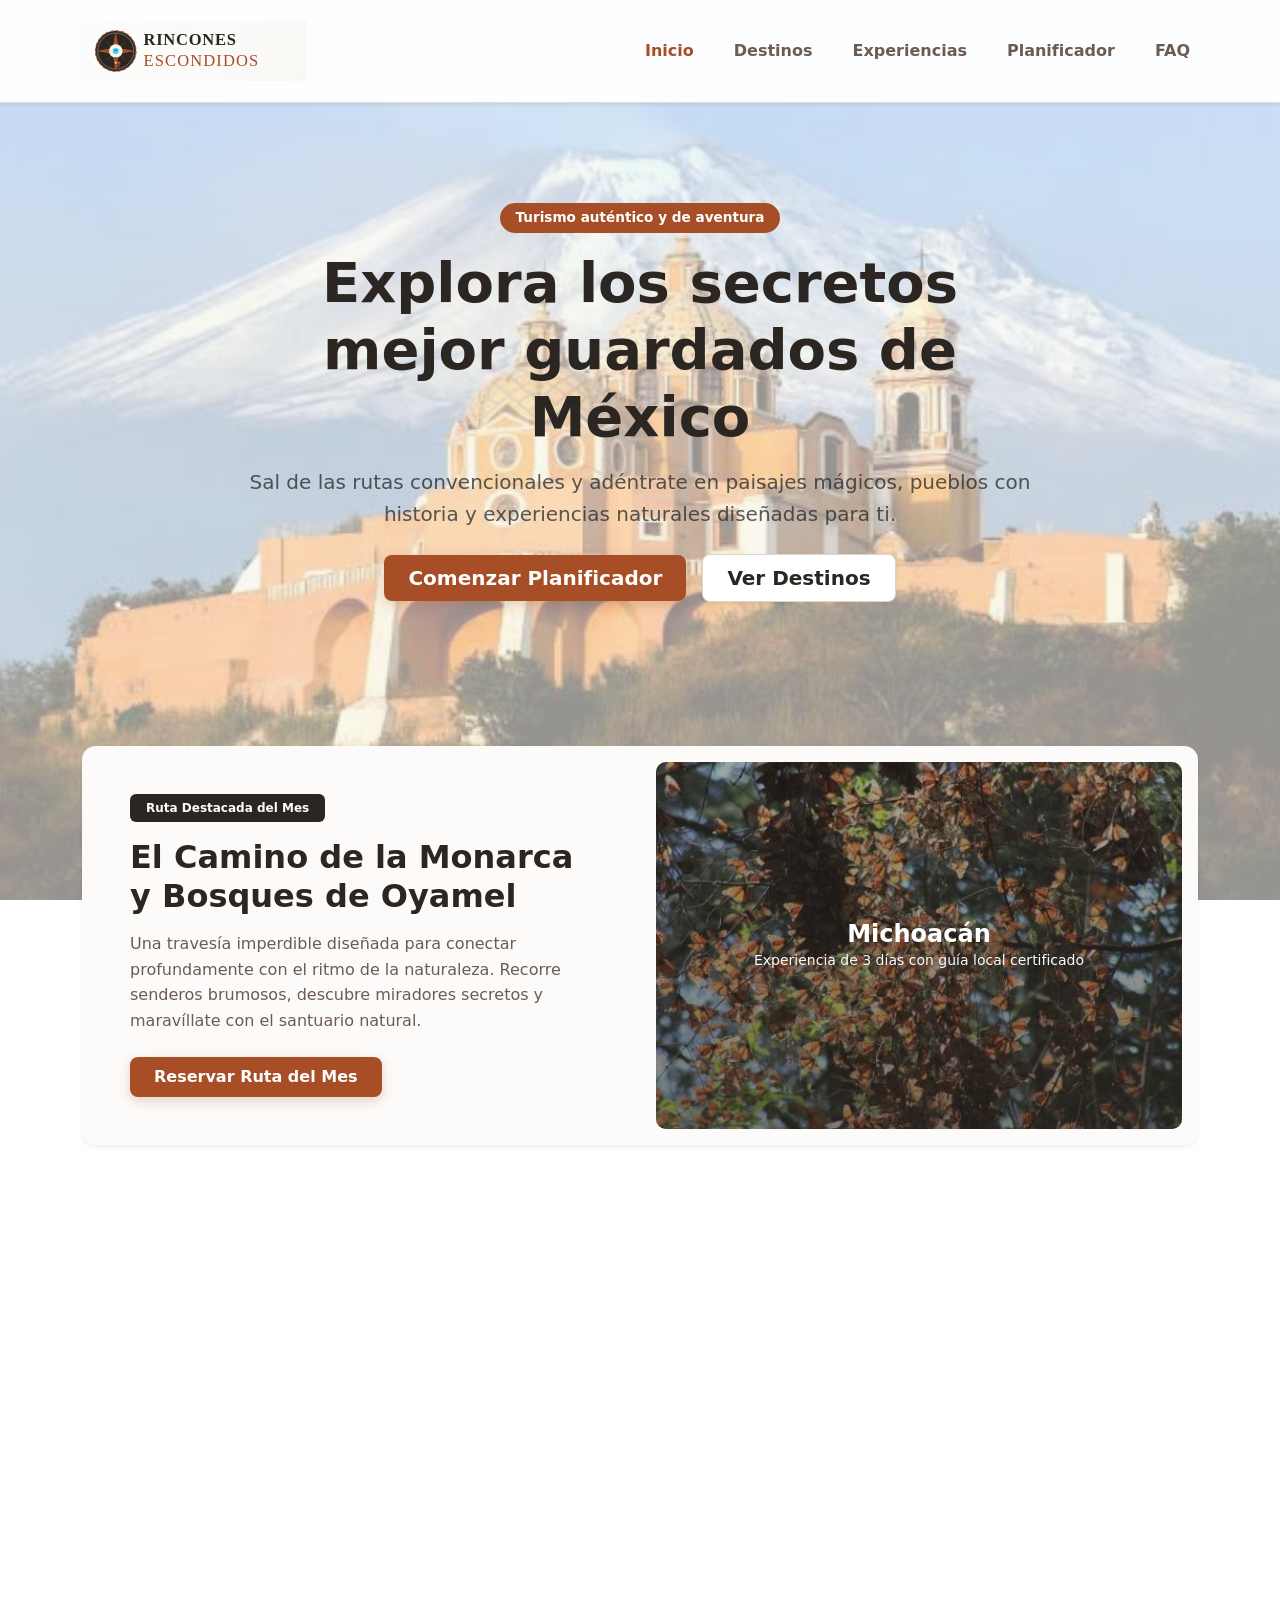
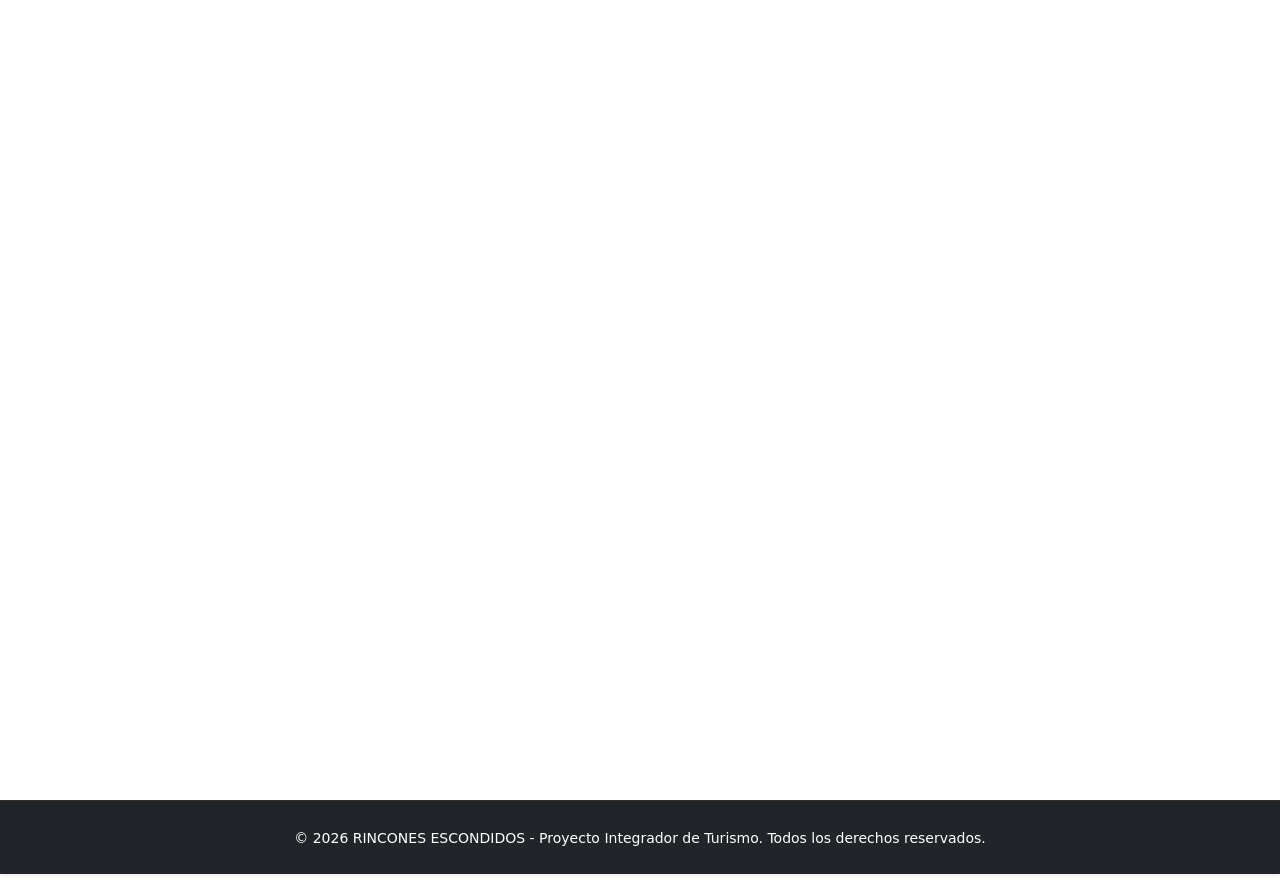
<file: index.html>
<!DOCTYPE html>
<html lang="es">
<head>
    <meta charset="UTF-8">
    <meta name="viewport" content="width=device-width, initial-scale=1.0">
    <title>Inicio</title>
    <link href="https://cdn.jsdelivr.net/npm/bootstrap@5.3.3/dist/css/bootstrap.min.css" rel="stylesheet">
    <link href="https://unpkg.com/aos@2.3.1/dist/aos.css" rel="stylesheet">
    <link href="style.css" rel="stylesheet">
</head>
<body data-aos-easing="ease" data-aos-duration="400" data-aos-delay="0">
    
    <header>
        <!--Esta clase de nav me permite que el menú se expanda en pantallas medianas y grandes, y se convierta en botón hamburguesa-->
        <nav class="navbar navbar-expand-md navbar-light shadow-sm">
            <div class="container">
                <!--Aquí integramos un redireccionamiento al index desde el logotipo. Integramos funciones propias de boostrap para identificar el logo y hacer flexbox que fuerza la alineación de elementos-->
                <a class="navbar-brand d-flex align-items-center" href="index.html">
                    <img src="img/RinconesEscondidos2.svg" alt="Rincones Escondidos" height="60">
                </a>
                <!--Este es el menú hamburguesa. Aquí hay script simplificado de boostrap que permite desplegar y ocultar el menú automáticamente. También tiene elementos de accesibilidad. El span es el ícono-->
                <button class="navbar-toggler" type="button" data-bs-toggle="collapse" data-bs-target="#navbarNavMenu" aria-controls="navbarNavMenu" aria-expanded="false" aria-label="Toggle navigation">
                    <span class="navbar-toggler-icon"></span>
                </button>
                <!--Es lo que permite desplegar el menu hacia abajo al interactuar-->
                <div class="collapse navbar-collapse justify-content-end" id="navbarNavMenu">
                    <ul class="navbar-nav gap-4">
                        <li class="nav-item">
                            <a class="nav-link active" aria-current="page" href="index.html">Inicio</a>
                        </li>
                        <li class="nav-item">
                            <a class="nav-link" href="destinos.html">Destinos</a>
                        </li>
                        <li class="nav-item">
                            <a class="nav-link" href="experiencias.html">Experiencias</a>
                        </li>
                        <li class="nav-item">
                            <a class="nav-link" href="planificador.html">Planificador</a>
                        </li>
                        <li class="nav-item">
                            <a class="nav-link" href="faq.html">FAQ</a>
                        </li>
                    </ul>
                </div>
            </div>
        </nav>
    </header>

    
    <main>
       <section class="hero-section text-center py-5" style="padding-top: 100px !important; padding-bottom: 80px !important;" data-aos="fade-up">
            <div class="container px-3 px-md-0" style="max-width: 800px;">
                <span class="badge rounded-pill px-3 py-2 mb-3" style="background-color: #a84e26; color: #fff; font-size: 0.85rem;">Turismo auténtico y de aventura</span>
                <h1 class="display-4 fw-bold mb-3" style="color: #2b2621;">Explora los secretos mejor guardados de México</h1>
                <p class="lead text-muted mb-4">Sal de las rutas convencionales y adéntrate en paisajes mágicos, pueblos con historia y experiencias naturales diseñadas para ti.</p>
                <!--CHECAR ESTOS BOTONES-->
                <div class="d-flex flex-column flex-md-row justify-content-center align-items-center gap-3">
                    <a href="planificador.html" class="btn btn-terracota btn-lg px-4 py-2 fw-bold">Comenzar Planificador</a>
                    <a href="destinos.html" class="btn btn-lg px-4 py-2 fw-bold shadow-sm" style="background-color: #ffffff; border: 1px solid #dcd6cd; color: #2b2621;">Ver Destinos</a>
                </div>
            </div>
        </section>

        <section class="container my-5 py-3" data-aos="fade-up">
            <div class="card border-0 shadow-sm overflow-hidden" style="background-color: #fcfbfa;">
                <div class="row g-0"> 
                    
                    <div class="col-12 col-lg-6 p-4 p-md-5 d-flex flex-column justify-content-center">
                        <span class="badge px-3 py-2 mb-3 align-self-start" style="background-color: #2b2621; color: #fff;">Ruta Destacada del Mes</span>
                        <h2 class="h2 fw-bold mb-3" style="color: #2b2621;">El Camino de la Monarca y Bosques de Oyamel</h2>
                        <p class="mb-4" style="color: #6b5c53; font-size: 1rem; line-height: 1.6;">Una travesía imperdible diseñada para conectar profundamente con el ritmo de la naturaleza. Recorre senderos brumosos, descubre miradores secretos y maravíllate con el santuario natural.</p>
                        <a href="planificador.html" class="btn btn-terracota px-4 py-2 fw-bold align-self-start">Reservar Ruta del Mes</a>
                    </div>
                    
                    <div class="col-12 col-lg-6 position-relative p-3" style="min-height: 300px;">
                        <div class="position-absolute top-0 start-0 w-100 h-100 p-3">
                            <div class="w-100 h-100 position-relative" style="border-radius: 10px; overflow: hidden; background: url('img/Reserva.webp') center/cover;">
                                <div class="position-absolute top-0 start-0 w-100 h-100 d-flex flex-column justify-content-center align-items-center text-white text-center" style="background: linear-gradient(rgba(43,38,33,0.4), rgba(43,38,33,0.6));">
                                    <span class="h4 fw-bold text-white mb-0">Michoacán</span>
                                    <p class="small text-light mb-0">Experiencia de 3 días con guía local certificado</p>
                                </div>
                            </div>
                        </div>
                    </div>

                </div>
            </div>
        </section>

        <section class="container my-5 py-4">
            <div class="text-center mb-5" data-aos="fade-up">
                <span class="text-uppercase fw-bold small" style="color: #a84e26; letter-spacing: 1px;">No te lo puedes perder</span>
                <h2 class="h2 fw-bold mt-1" style="color: #2b2621;">Actividad Turística del Mes</h2>
                <p class="text-muted">La vivencia más cotizada y mágica seleccionada por nuestros viajeros.</p>
            </div>
            
            <div class="card border-0 shadow-sm overflow-hidden" style="background-color: #fcfbfa;" data-aos="fade-up" data-aos-delay="100">
                <div class="row g-0"> 
                    
                    <div class="col-12 col-lg-6 p-4 p-md-5 d-flex flex-column justify-content-center">
                        <span class="badge px-3 py-2 mb-3 align-self-start" style="background-color: #2b2621; color: #fff;">Experiencia Destacada</span>
                        
                        <h2 class="h2 fw-bold mb-3" style="color: #2b2621;">Paseo Nocturno Iluminado en las Cascadas de los Prismas</h2>
                        
                        <p class="mb-4" style="color: #6b5c53; font-size: 1rem; line-height: 1.6; text-align: justify;">Disfruta de una iluminación artística única que resalta las formaciones geométricas basálticas bajo la luz de la luna, acompañado de leyendas locales y música acústica tradicional al aire libre.</p>
                        
                        <a href="experiencias.html" class="btn btn-terracota px-4 py-2 align-self-start">Ver Detalles de la Actividad</a>
                    </div>
                    
                    <div class="col-12 col-lg-6 position-relative p-3" style="min-height: 300px;">
                        <div class="position-absolute top-0 start-0 w-100 h-100 p-3">
                            <div class="w-100 h-100 position-relative" style="border-radius: 10px; overflow: hidden; background: url('img/Huasca-Portada.jpg') center/cover;">
                                <div class="position-absolute top-0 start-0 w-100 h-100 d-flex flex-column justify-content-center align-items-center text-white text-center" style="background: linear-gradient(rgba(43,38,33,0.4), rgba(43,38,33,0.6));">
                                    <span class="h4 fw-bold text-white mb-0">Huasca de Ocampo, Hidalgo</span>
                                    <p class="small text-light mb-0">Recorrido nocturno de 2 horas</p>
                                </div>
                            </div>
                        </div>
                    </div>

                </div>
            </div>
        </section>

        <section class="container-fluid py-5 my-4 px-3 px-md-5" style="background-color: rgba(168, 78, 38, 0.04);" data-aos="fade-up">
            <div class="container py-4">
                <div class="text-center mb-5">
                    <h2 class="h2 fw-bold" style="color: #2b2621;">Aventuras para Disfrutar en Familia</h2>
                    <p class="text-muted">Espacios seguros, divertidos y llenos de aprendizaje para chicos y grandes.</p>
                </div>
                <div class="row g-4 align-items-center">
                    <div class="col-12 col-md-4" data-aos="fade-up" data-aos-delay="100">
                        <div class="card h-100 shadow-sm border-0 bg-white">
                            <div class="card-body p-4 text-center">
                                <h3 class="h5 fw-bold mb-3" style="color: #a84e26;">Talleres de Alfarería Tradicional</h3>
                                <p class="mb-3" style="color: #6b5c53; font-size: 0.9rem;">Involucra a los más pequeños en el arte de moldear el barro con artesanos locales en pueblos mágicos.</p>
                            </div>
                        </div>
                    </div>
                    <div class="col-12 col-md-4" data-aos="fade-up" data-aos-delay="200">
                        <div class="card h-100 shadow-sm border-0 bg-white">
                            <div class="card-body p-4 text-center">
                                <h3 class="h5 fw-bold mb-3" style="color: #a84e26;">Rutas de Senderismo Ligeras</h3>
                                <p class="mb-3" style="color: #6b5c53; font-size: 0.9rem;">Caminatas guiadas de baja intensidad ideales para carriolas, niños y adultos mayores disfrutando del aire puro.</p>
                            </div>
                        </div>
                    </div>
                    <div class="col-12 col-md-4" data-aos="fade-up" data-aos-delay="300">
                        <div class="card h-100 shadow-sm border-0 bg-white">
                            <div class="card-body p-4 text-center">
                                <h3 class="h5 fw-bold mb-3" style="color: #a84e26;">Picnics Panorámicos</h3>
                                <p class="mb-3" style="color: #6b5c53; font-size: 0.9rem;">Espacios acondicionados con canastas de productos regionales en los miradores más seguros y hermosos.</p>
                            </div>
                        </div>
                    </div>
                </div>
            </div>
        </section>
    </main>

    <footer class="bg-dark text-white text-center py-4 mt-5 shadow-sm">
        <div class="container">
            <small>© 2026 RINCONES ESCONDIDOS - Proyecto Integrador de Turismo. Todos los derechos reservados.</small>
        </div>
    </footer>

    <script src="https://cdn.jsdelivr.net/npm/bootstrap@5.3.3/dist/js/bootstrap.bundle.min.js"></script>
    <script src="https://unpkg.com/aos@2.3.1/dist/aos.js"></script>
    <script>
        AOS.init();
    </script>
</body>
</html>
</file>
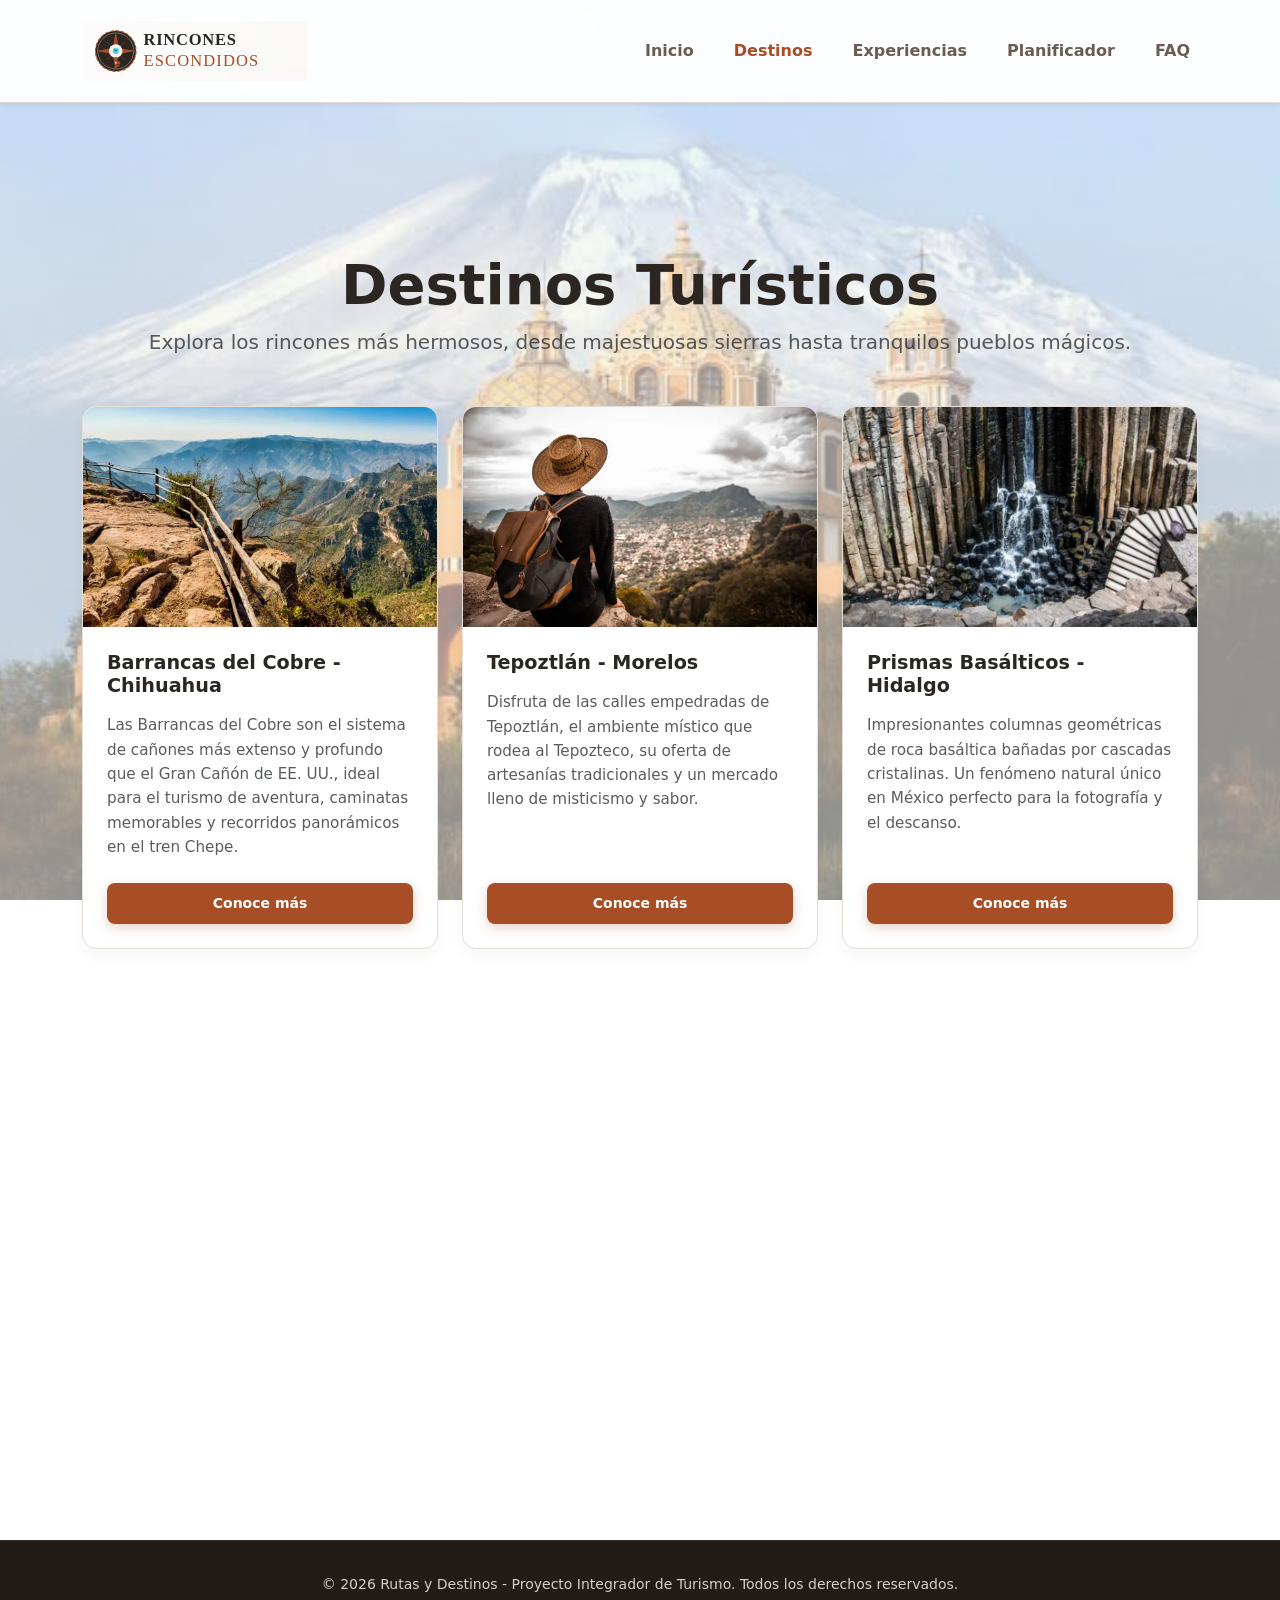
<file: destinos.html>
<!DOCTYPE html>
<html lang="es">
<head>
    <meta charset="UTF-8">
    <meta name="viewport" content="width=device-width, initial-scale=1.0">
    <title>Destinos</title>
    <link href="https://cdn.jsdelivr.net/npm/bootstrap@5.3.3/dist/css/bootstrap.min.css" rel="stylesheet">
    <link href="https://unpkg.com/aos@2.3.1/dist/aos.css" rel="stylesheet">
    <link href="style.css" rel="stylesheet">
</head>
<body data-aos-easing="ease" data-aos-duration="400" data-aos-delay="0">
    
    <header>
        <!--Esta clase de nav me permite que el menú se expanda en pantallas medianas y grandes, y se convierta en botón hamburguesa-->
        <nav class="navbar navbar-expand-md navbar-light shadow-sm">
            <div class="container">
                <!--Aquí integramos un redireccionamiento al index desde el logotipo. Integramos funciones propias de boostrap para identificar el logo y hacer flexbox que fuerza la alineación de elementos-->
                <a class="navbar-brand d-flex align-items-center" href="index.html">
                    <img src="img/RinconesEscondidos2.svg" alt="Rincones Escondidos" height="60">
                </a>
                <!--Este es el menú hamburguesa. Aquí hay script simplificado de boostrap que permite desplegar y ocultar el menú automáticamente. También tiene elementos de accesibilidad. El span es el ícono-->
                <button class="navbar-toggler" type="button" data-bs-toggle="collapse" data-bs-target="#navbarNavMenu" aria-controls="navbarNavMenu" aria-expanded="false" aria-label="Toggle navigation">
                    <span class="navbar-toggler-icon"></span>
                </button>
                <!--Es lo que permite desplegar el menu hacia abajo al interactuar-->
                <div class="collapse navbar-collapse justify-content-end" id="navbarNavMenu">
                    <ul class="navbar-nav gap-4">
                        <li class="nav-item">
                            <a class="nav-link" href="index.html">Inicio</a>
                        </li>
                        <li class="nav-item">
                            <a class="nav-link active" aria-current="page" href="destinos.html">Destinos</a>
                        </li>
                        <li class="nav-item">
                            <a class="nav-link" href="experiencias.html">Experiencias</a>
                        </li>
                        <li class="nav-item">
                            <a class="nav-link" href="planificador.html">Planificador</a>
                        </li>
                        <li class="nav-item">
                            <a class="nav-link" href="faq.html">FAQ</a>
                        </li>
                    </ul>
                </div>
            </div>
        </nav>
    </header>

    <!--containter es una clase de boostrap que da márgenes laterales automáticos tipo my-5, empujamos hacia abajo con padding-top. Evitamos la limitación de párrafos-->
    <main class="container my-5" style="padding-top: 100px;">
        <section class="text-center mb-5" data-aos="fade-up">
            <h1 class="display-4 fw-bold mb-2" style="color: #2b2621;">Destinos Turísticos</h1>
            <p class="lead text-muted">Explora los rincones más hermosos, desde majestuosas sierras hasta tranquilos pueblos mágicos.</p>
        </section>

        <!--plicr espacio uniforme en la fila contenedora-->
        <section class="row g-4">
            
            <!--Damos adaptabilidad al contenido y animación-->
            <article class="col-xl-4 col-md-6 col-sm-12" data-aos="fade-up" data-aos-delay="100">
                <!--Todas las tarjetas llevan la misma altura-->
                <div class="card h-100">
                    <!--Hacemos que las imagenes ocupen todo su espacio sin importar la extensión del texto-->
                    <img src="img/Senderismo.webp" class="card-img-top" alt="Ruta de senderismo Barrancas del Cobre">
                    <!--Cuerpo de la tarjeta-->
                    <div class="card-body p-4">
                        <h3 class="h5 fw-bold mb-3">Barrancas del Cobre - Chihuahua</h3>
                        <p class="card-text text-muted mb-4">Las Barrancas del Cobre son el sistema de cañones más extenso y profundo que el Gran Cañón de EE. UU., ideal para el turismo de aventura, caminatas memorables y recorridos panorámicos en el tren Chepe.</p>
                        <!--botón-->
                        <a href="https://www.youtube.com/watch?v=ln3lN9W4T5M" target="_blank" class="btn btn-terracota btn-sm">Conoce más</a>
                    </div>
                </div>
            </article>

            <article class="col-xl-4 col-md-6 col-sm-12" data-aos="fade-up" data-aos-delay="200">
                <div class="card h-100">
                    <img src="img/Tepoztlan.webp" class="card-img-top" alt="Pueblo mágico Tepoztlán">
                    <div class="card-body p-4">
                        <h3 class="h5 fw-bold mb-3">Tepoztlán - Morelos</h3>
                        <p class="card-text text-muted mb-4">Disfruta de las calles empedradas de Tepoztlán, el ambiente místico que rodea al Tepozteco, su oferta de artesanías tradicionales y un mercado lleno de misticismo y sabor.</p>
                        <a href="https://www.youtube.com/watch?v=LQfmoEJ9Eg0" target="_blank" class="btn btn-terracota btn-sm">Conoce más</a>
                    </div>
                </div>
            </article>

            <article class="col-xl-4 col-md-6 col-sm-12" data-aos="fade-up" data-aos-delay="300">
                <div class="card h-100">
                    <img src="img/Prismas.webp" class="card-img-top" alt="Prismas Basálticos Hidalgo">
                    <div class="card-body p-4">
                        <h3 class="h5 fw-bold mb-3">Prismas Basálticos - Hidalgo</h3>
                        <p class="card-text text-muted mb-4">Impresionantes columnas geométricas de roca basáltica bañadas por cascadas cristalinas. Un fenómeno natural único en México perfecto para la fotografía y el descanso.</p>
                        <a href="https://www.youtube.com/watch?v=Bo23omeG6H8" target="_blank" class="btn btn-terracota btn-sm">Conoce más</a>
                    </div>
                </div>
            </article>

            <article class="col-xl-4 col-md-6 col-sm-12" data-aos="fade-up" data-aos-delay="400">
                <div class="card h-100">
                    <img src="img/Callejon.webp" class="card-img-top" alt="Callejón del Beso Guanajuato">
                    <div class="card-body p-4">
                        <h3 class="h5 fw-bold mb-3">Callejón del Beso - Guanajuato</h3>
                        <p class="card-text text-muted mb-4">El rincón más romántico y emblemático de Guanajuato. Conoce la trágica y hermosa leyenda de amor que ha cautivado a visitantes de todo el mundo durante generaciones.</p>
                        <a href="https://www.youtube.com/watch?v=5EC3-6N1plA" target="_blank" class="btn btn-terracota btn-sm">Conoce más</a>
                    </div>
                </div>
            </article>

            <article class="col-xl-4 col-md-6 col-sm-12" data-aos="fade-up" data-aos-delay="500">
                <div class="card h-100">
                    <img src="img/Reserva.webp" class="card-img-top" alt="Reserva Mariposa Monarca Michoacán">
                    <div class="card-body p-4">
                        <h3 class="h5 fw-bold mb-3">Reserva Mariposa Monarca - Michoacán</h3>
                        <p class="card-text text-muted mb-4">Santuario natural donde millones de mariposas completan su ciclo migratorio cubriendo los bosques de oyamel en un espectáculo visual inigualable.</p>
                        <a href="https://www.youtube.com/watch?v=EH4hlQMC6rs" target="_blank" class="btn btn-terracota btn-sm">Conoce más</a>
                    </div>
                </div>
            </article>

            <article class="col-xl-4 col-md-6 col-sm-12" data-aos="fade-up" data-aos-delay="600">
                <div class="card h-100">
                    <img src="img/Cañón.webp" class="card-img-top" alt="Cañón del Sumidero Chiapas">
                    <div class="card-body p-4">
                        <h3 class="h5 fw-bold mb-3">Cañón del Sumidero - Chiapas</h3>
                        <p class="card-text text-muted mb-4">Una majestuosa falla geológica con paredes de más de mil metros de altura. Recorre sus aguas en lancha y admira la biodiversidad de la selva chiapaneca.</p>
                        <a href="https://www.youtube.com/watch?v=1wLYUUFP9so" target="_blank" class="btn btn-terracota btn-sm">Conoce más</a>
                    </div>
                </div>
            </article>

        </section>
    </main>

    <footer>
        <div class="container text-center">
            <small>© 2026 Rutas y Destinos - Proyecto Integrador de Turismo. Todos los derechos reservados.</small>
        </div>
    </footer>

    <script src="https://cdn.jsdelivr.net/npm/bootstrap@5.3.3/dist/js/bootstrap.bundle.min.js"></script>
    <script src="https://unpkg.com/aos@2.3.1/dist/aos.js"></script>
    <script>
        AOS.init();
    </script>
</body>
</html>
</file>
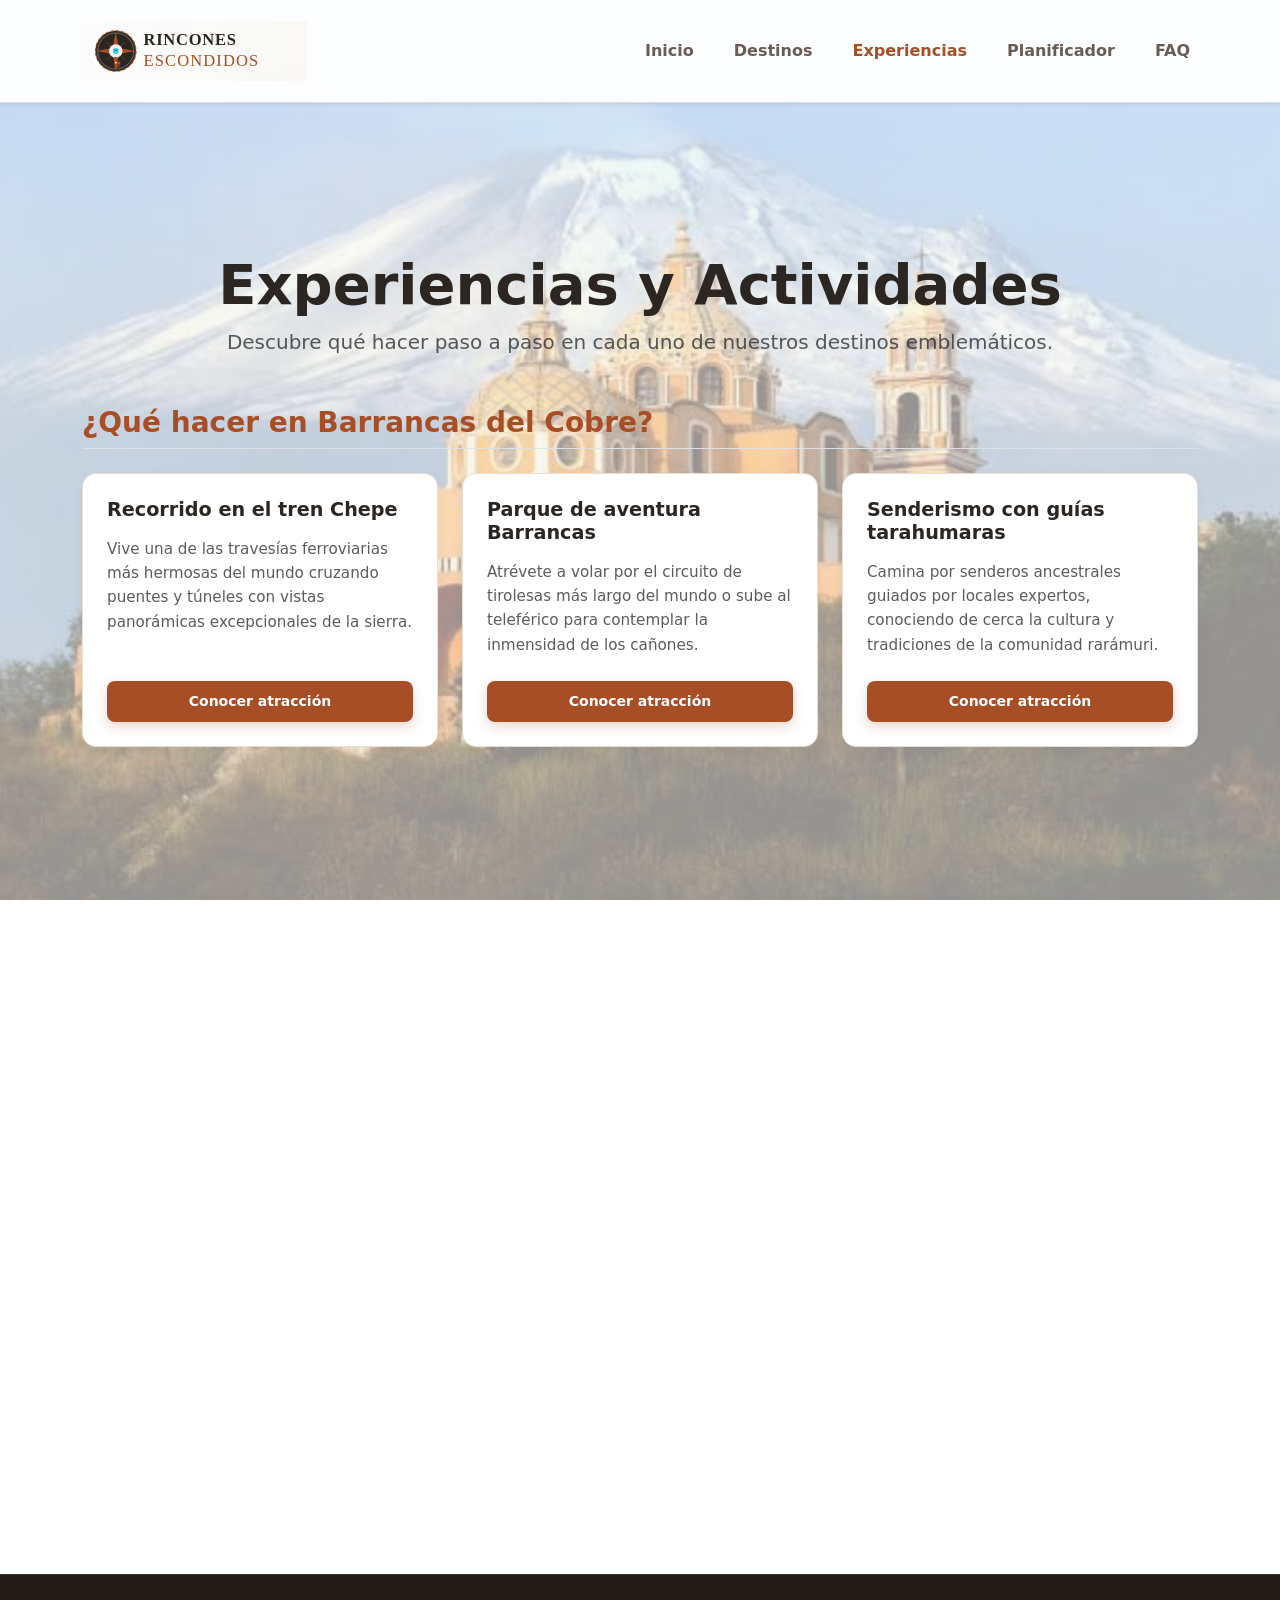
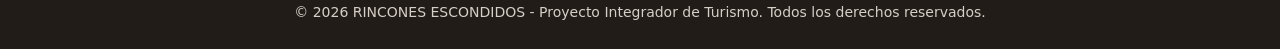
<file: experiencias.html>
<!DOCTYPE html>
<html lang="es">
<head>
    <meta charset="UTF-8">
    <meta name="viewport" content="width=device-width, initial-scale=1.0">
    <title>Experiencias</title>
    <link href="https://cdn.jsdelivr.net/npm/bootstrap@5.3.3/dist/css/bootstrap.min.css" rel="stylesheet">
    <link href="https://unpkg.com/aos@2.3.1/dist/aos.css" rel="stylesheet">
    <link href="style.css" rel="stylesheet">
</head>
<body data-aos-easing="ease" data-aos-duration="400" data-aos-delay="0">
    
    <header>
        <!--Esta clase de nav me permite que el menú se expanda en pantallas medianas y grandes, y se convierta en botón hamburguesa-->
        <nav class="navbar navbar-expand-md navbar-light shadow-sm">
            <div class="container">
                <!--Aquí integramos un redireccionamiento al index desde el logotipo. Integramos funciones propias de boostrap para identificar el logo y hacer flexbox que fuerza la alineación de elementos-->
                <a class="navbar-brand d-flex align-items-center" href="index.html">
                    <img src="img/RinconesEscondidos2.svg" alt="Rincones Escondidos" height="60">
                </a>
                <!--Este es el menú hamburguesa. Aquí hay script simplificado de boostrap que permite desplegar y ocultar el menú automáticamente. También tiene elementos de accesibilidad. El span es el ícono-->
                <button class="navbar-toggler" type="button" data-bs-toggle="collapse" data-bs-target="#navbarNavMenu" aria-controls="navbarNavMenu" aria-expanded="false" aria-label="Toggle navigation">
                    <span class="navbar-toggler-icon"></span>
                </button>
                <!--Es lo que permite desplegar el menu hacia abajo al interactuar-->
                <div class="collapse navbar-collapse justify-content-end" id="navbarNavMenu">
                    <ul class="navbar-nav gap-4">
                        <li class="nav-item">
                            <a class="nav-link" href="index.html">Inicio</a>
                        </li>
                        <li class="nav-item">
                            <a class="nav-link" href="destinos.html">Destinos</a>                  
                        </li>
                        <li class="nav-item">
                            <a class="nav-link active" aria-current="page" href="experiencias.html">Experiencias</a>
                        </li>
                        <li class="nav-item">
                            <a class="nav-link" href="planificador.html">Planificador</a>
                        </li>
                        <li class="nav-item">
                            <a class="nav-link" href="faq.html">FAQ</a>
                        </li>
                    </ul>
                </div>
            </div>
        </nav>
    </header>

    <!--containter es una clase de boostrap que da márgenes laterales automáticos tipo my-5, empujamos hacia abajo con padding-top. Evitamos la limitación de párrafos-->
    <main class="container my-5" style="padding-top: 100px;">
        <section class="text-center mb-5" data-aos="fade-up">
            <h1 class="display-4 fw-bold mb-2" style="color: #2b2621;">Experiencias y Actividades</h1>
            <p class="lead text-muted">Descubre qué hacer paso a paso en cada uno de nuestros destinos emblemáticos.</p>
        </section>

        <!--Damos margen entre secciones-->
        <section class="mb-5" data-aos="fade-up">
            <!--Damos borde inferior y color decorativo-->
            <h2 class="h3 fw-bold mb-4 pb-2 border-bottom" style="color: #a84e26;">¿Qué hacer en Barrancas del Cobre?</h2>
            <!--Fila de boostrap con separación uniforme de cuadrícula entre las tarjetas -->
            <div class="row g-4">
                <!--Cada destino agrupa sus actividades utilizando un sistema de filas y columnas responsivas junto con tarjetas estructurales uniformes-->
                <div class="col-md-4">
                    <!--Define un ancho de 4 columnas, lo que permite organizar 3 tarjetas por fila en pantallas medianas y grandes-->
                    <div class="card h-100">
                        <!--Cuerpo de la tarjeta-->
                        <div class="card-body p-4">
                            <h3 class="h5 fw-bold mb-3">Recorrido en el tren Chepe</h3>
                            <p class="card-text text-muted mb-4">Vive una de las travesías ferroviarias más hermosas del mundo cruzando puentes y túneles con vistas panorámicas excepcionales de la sierra.</p>
                            <!--Botón. _blank abre en una nueva pestaña la dirección-->
                            <a href="https://chepe.mx/" target="_blank" class="btn btn-terracota btn-sm">Conocer atracción</a>
                        </div>
                    </div>
                </div>
                <div class="col-md-4">
                    <div class="card h-100">
                        <div class="card-body p-4">
                            <h3 class="h5 fw-bold mb-3">Parque de aventura Barrancas</h3>
                            <p class="card-text text-muted mb-4">Atrévete a volar por el circuito de tirolesas más largo del mundo o sube al teleférico para contemplar la inmensidad de los cañones.</p>
                            <a href="https://parquebarrancas.com/" class="btn btn-terracota btn-sm">Conocer atracción</a>
                        </div>
                    </div>
                </div>
                <div class="col-md-4">
                    <div class="card h-100">
                        <div class="card-body p-4">
                            <h3 class="h5 fw-bold mb-3">Senderismo con guías tarahumaras</h3>
                            <p class="card-text text-muted mb-4">Camina por senderos ancestrales guiados por locales expertos, conociendo de cerca la cultura y tradiciones de la comunidad rarámuri.</p>
                            <a href="https://www.creelsierratarahumara.com/" class="btn btn-terracota btn-sm">Conocer atracción</a>
                        </div>
                    </div>
                </div>
            </div>
        </section>

        <section class="mb-5" data-aos="fade-up">
            <h2 class="h3 fw-bold mb-4 pb-2 border-bottom" style="color: #a84e26;">¿Qué hacer en Tepoztlán?</h2>
            <div class="row g-4">
                <div class="col-md-4">
                    <div class="card h-100">
                        <div class="card-body p-4">
                            <h3 class="h5 fw-bold mb-3">Subida al cerro del Tepozteco</h3>
                            <p class="card-text text-muted mb-4">Realiza una caminata entre la vegetación hasta la zona arqueológica en la cima, donde se encuentra el templo dedicado al dios del pulque.</p>
                            <a href="https://visitmorelos.mx/que-hacer-en-el-cerro-del-tepozteco-un-lugar-de-naturaleza-historia-y-misticismo" class="btn btn-terracota btn-sm">Conocer atracción</a>
                        </div>
                    </div>
                </div>
                <div class="col-md-4">
                    <div class="card h-100">
                        <div class="card-body p-4">
                            <h3 class="h5 fw-bold mb-3">Visita al mercado gastronómico</h3>
                            <p class="card-text text-muted mb-4">Prueba los tradicionales tlacoyos, cecina tepozteca y las famosas nieves artesanales mientras recorres los puestos locales.</p>
                            <a href="https://www.facebook.com/mercado.tepoztlan/" class="btn btn-terracota btn-sm">Conocer atracción</a>
                        </div>
                    </div>
                </div>
                <div class="col-md-4">
                    <div class="card h-100">
                        <div class="card-body p-4">
                            <h3 class="h5 fw-bold mb-3">Recorrido de bienestar y spa</h3>
                            <p class="card-text text-muted mb-4">Relájate con experiencias holísticas, sesiones de temazcal tradicional y retiros espirituales característicos del pueblo mágico.</p>
                            <a href="https://www.temazcalentepoztlan.com/" class="btn btn-terracota btn-sm">Conocer atracción</a>
                        </div>
                    </div>
                </div>
            </div>
        </section>

        <section class="mb-5" data-aos="fade-up">
            <h2 class="h3 fw-bold mb-4 pb-2 border-bottom" style="color: #a84e26;">¿Qué hacer en los Prismas Basálticos?</h2>
            <div class="row g-4">
                <div class="col-md-4">
                    <div class="card h-100">
                        <div class="card-body p-4">
                            <h3 class="h5 fw-bold mb-3">Paseo en puentes colgantes</h3>
                            <p class="card-text text-muted mb-4">Cruza los miradores y puentes colgantes que rodean la barranca para obtener las mejores fotografías panorámicas de las cascadas y columnas.</p>
                            <a href="https://losprismasbasalticos.com/index.html" class="btn btn-terracota btn-sm">Conocer atracción</a>
                        </div>
                    </div>
                </div>
                <div class="col-md-4">
                    <div class="card h-100">
                        <div class="card-body p-4">
                            <h3 class="h5 fw-bold mb-3">Paseo en lancha y pesca</h3>
                            <p class="card-text text-muted mb-4">Navega por la presa San Antonio Regla en lancha y disfruta de una tarde tranquila de pesca deportiva rodeado de naturaleza.</p>
                            <a href="https://losprismasbasalticos.com/index.html" class="btn btn-terracota btn-sm">Conocer atracción</a>
                        </div>
                    </div>
                </div>
                <div class="col-md-4">
                    <div class="card h-100">
                        <div class="card-body p-4">
                            <h3 class="h5 fw-bold mb-3">Degustación de pastes hidalguenses</h3>
                            <p class="card-text text-muted mb-4">Visita los pueblos mineros cercanos como Huasca de Ocampo y prueba los tradicionales pastes horneados con recetas originales.</p>
                            <a href="https://www.mexicodesconocido.com.mx/pastes-hidalguenses-donde-comerlos-y-como-prepararlos-en-casa.html" class="btn btn-terracota btn-sm">Conocer atracción</a>
                        </div>
                    </div>
                </div>
            </div>
        </section>
    </main>

    <footer class="text-center py-4 mt-5">
        <div class="container">
            <small>© 2026 RINCONES ESCONDIDOS - Proyecto Integrador de Turismo. Todos los derechos reservados.</small>
        </div>
    </footer>

    <script src="https://cdn.jsdelivr.net/npm/bootstrap@5.3.3/dist/js/bootstrap.bundle.min.js"></script>
    <script src="https://unpkg.com/aos@2.3.1/dist/aos.js"></script>
    <script>
        AOS.init();
    </script>
</body>
</html>
</file>
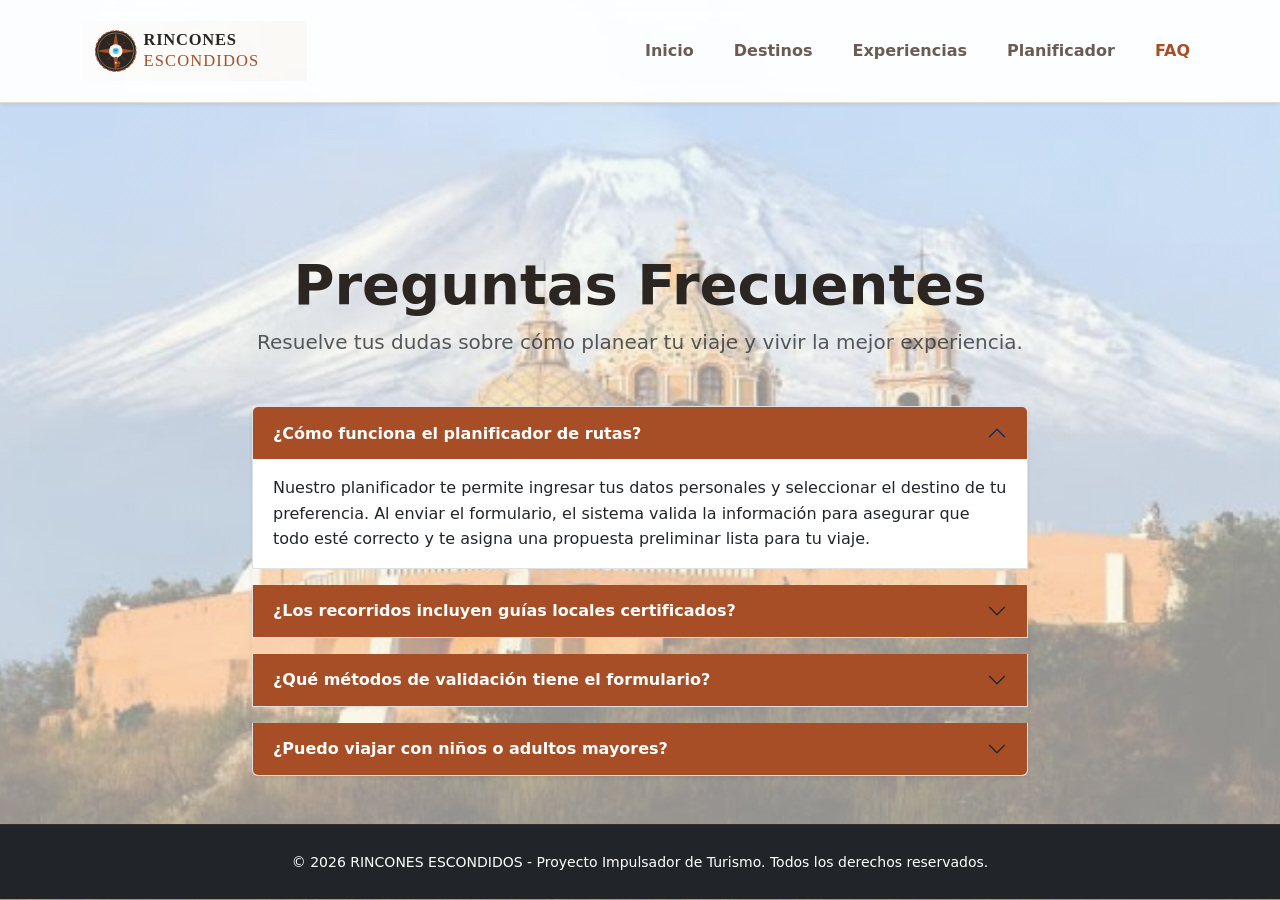
<file: faq.html>
<!DOCTYPE html>
<html lang="es">
<head>
    <meta charset="UTF-8">
    <meta name="viewport" content="width=device-width, initial-scale=1.0">
    <title>Preguntas frecuentes</title>
    <link href="https://cdn.jsdelivr.net/npm/bootstrap@5.3.3/dist/css/bootstrap.min.css" rel="stylesheet">
    <link href="https://unpkg.com/aos@2.3.1/dist/aos.css" rel="stylesheet">
    <link href="style.css" rel="stylesheet">
</head>
<body data-aos-easing="ease" data-aos-duration="400" data-aos-delay="0">        
    <header>
        <!--Esta clase de nav me permite que el menú se expanda en pantallas medianas y grandes, y se convierta en botón hamburguesa-->
        <nav class="navbar navbar-expand-md navbar-light shadow-sm">
            <div class="container">
                <!--Aquí integramos un redireccionamiento al index desde el logotipo. Integramos funciones propias de boostrap para identificar el logo y hacer flexbox que fuerza la alineación de elementos-->
                <a class="navbar-brand d-flex align-items-center" href="index.html">
                    <img src="img/RinconesEscondidos2.svg" alt="Rincones Escondidos" height="60">
                </a>
                <!--Este es el menú hamburguesa. Aquí hay script simplificado de boostrap que permite desplegar y ocultar el menú automáticamente. También tiene elementos de accesibilidad. El span es el ícono-->
                <button class="navbar-toggler" type="button" data-bs-toggle="collapse" data-bs-target="#navbarNavMenu" aria-controls="navbarNavMenu" aria-expanded="false" aria-label="Toggle navigation">
                    <span class="navbar-toggler-icon"></span>
                </button>
                <!--Es lo que permite desplegar el menu hacia abajo al interactuar-->
                <div class="collapse navbar-collapse justify-content-end" id="navbarNavMenu">
                    <ul class="navbar-nav gap-4">
                        <li class="nav-item">
                            <a class="nav-link" href="index.html">Inicio</a>
                        </li>
                        <li class="nav-item">
                            <a class="nav-link" href="destinos.html">Destinos</a>
                        </li>
                        <li class="nav-item">
                            <a class="nav-link" href="experiencias.html">Experiencias</a>
                        </li>
                        <li class="nav-item">
                            <a class="nav-link" href="planificador.html">Planificador</a>
                        </li>
                        <li class="nav-item">
                            <a class="nav-link active" aria-current="page" href="faq.html">FAQ</a>
                        </li>
                    </ul>
                </div>
            </div>
        </nav>
    </header>

    <!--containter es una clase de boostrap que da márgenes laterales automáticos tipo my-5, empujamos hacia abajo con padding-top y limitamos los párrafos a 800px-->
    <main class="container my-5" style="padding-top: 100px; max-width: 800px;">
        <section class="text-center mb-5" data-aos="fade-up">
            <h1 class="display-4 fw-bold mb-2" style="color: #2b2621;">Preguntas Frecuentes</h1>
            <p class="lead text-muted">Resuelve tus dudas sobre cómo planear tu viaje y vivir la mejor experiencia.</p>
        </section>

        <div class="accordion shadow-sm" id="accordionFAQ" data-aos="fade-up">
            
            <div class="accordion-item mb-3">
                <h2 class="accordion-header" id="headingOne">
                    <button class="accordion-button fw-bold" type="button" data-bs-toggle="collapse" data-bs-target="#collapseOne" aria-expanded="true" aria-controls="collapseOne">
                        ¿Cómo funciona el planificador de rutas?
                    </button>
                </h2>
                <div id="collapseOne" class="accordion-collapse collapse show" aria-labelledby="headingOne" data-bs-parent="#accordionFAQ">
                    <div class="accordion-body">
                        Nuestro planificador te permite ingresar tus datos personales y seleccionar el destino de tu preferencia. Al enviar el formulario, el sistema valida la información para asegurar que todo esté correcto y te asigna una propuesta preliminar lista para tu viaje.
                    </div>
                </div>
            </div>

            <div class="accordion-item mb-3">
                <h2 class="accordion-header" id="headingTwo">
                    <button class="accordion-button collapsed fw-bold" type="button" data-bs-toggle="collapse" data-bs-target="#collapseTwo" aria-expanded="false" aria-controls="collapseTwo">
                        ¿Los recorridos incluyen guías locales certificados?
                    </button>
                </h2>
                <div id="collapseTwo" class="accordion-collapse collapse" aria-labelledby="headingTwo" data-bs-parent="#accordionFAQ">
                    <div class="accordion-body">
                        Sí, todas nuestras experiencias están vinculadas con anfitriones y guías locales de cada comunidad para garantizar un turismo seguro, respetuoso y profundamente enriquecedor.
                    </div>
                </div>
            </div>

            <div class="accordion-item mb-3">
                <h2 class="accordion-header" id="headingThree">
                    <button class="accordion-button collapsed fw-bold" type="button" data-bs-toggle="collapse" data-bs-target="#collapseThree" aria-expanded="false" aria-controls="collapseThree">
                        ¿Qué métodos de validación tiene el formulario?
                    </button>
                </h2>
                <div id="collapseThree" class="accordion-collapse collapse" aria-labelledby="headingThree" data-bs-parent="#accordionFAQ">
                    <div class="accordion-body">
                        El formulario valida en tiempo real que tu nombre no esté vacío, que tu correo sea válido, que tu número telefónico tenga exactamente 10 dígitos y calcula automáticamente tu edad a partir de tu fecha de nacimiento.
                    </div>
                </div>
            </div>

            <div class="accordion-item mb-3">
                <h2 class="accordion-header" id="headingFour">
                    <button class="accordion-button collapsed fw-bold" type="button" data-bs-toggle="collapse" data-bs-target="#collapseFour" aria-expanded="false" aria-controls="collapseFour">
                        ¿Puedo viajar con niños o adultos mayores?
                    </button>
                </h2>
                <div id="collapseFour" class="accordion-collapse collapse" aria-labelledby="headingFour" data-bs-parent="#accordionFAQ">
                    <div class="accordion-body">
                        ¡Por supuesto! Contamos con secciones especiales de actividades familiares y rutas de senderismo ligeras adaptadas para que personas de todas las edades disfruten sin riesgos.
                    </div>
                </div>
            </div>

        </div>
    </main>

    <footer class="bg-dark text-white text-center py-4 mt-5">
        <div class="container">
            <small>© 2026 RINCONES ESCONDIDOS - Proyecto Impulsador de Turismo. Todos los derechos reservados.</small>
        </div>
    </footer>

    <script src="https://cdn.jsdelivr.net/npm/bootstrap@5.3.3/dist/js/bootstrap.bundle.min.js"></script>
    <script src="https://unpkg.com/aos@2.3.1/dist/aos.js"></script>
    <script>
        AOS.init();
    </script>
</body>
</html>
</file>
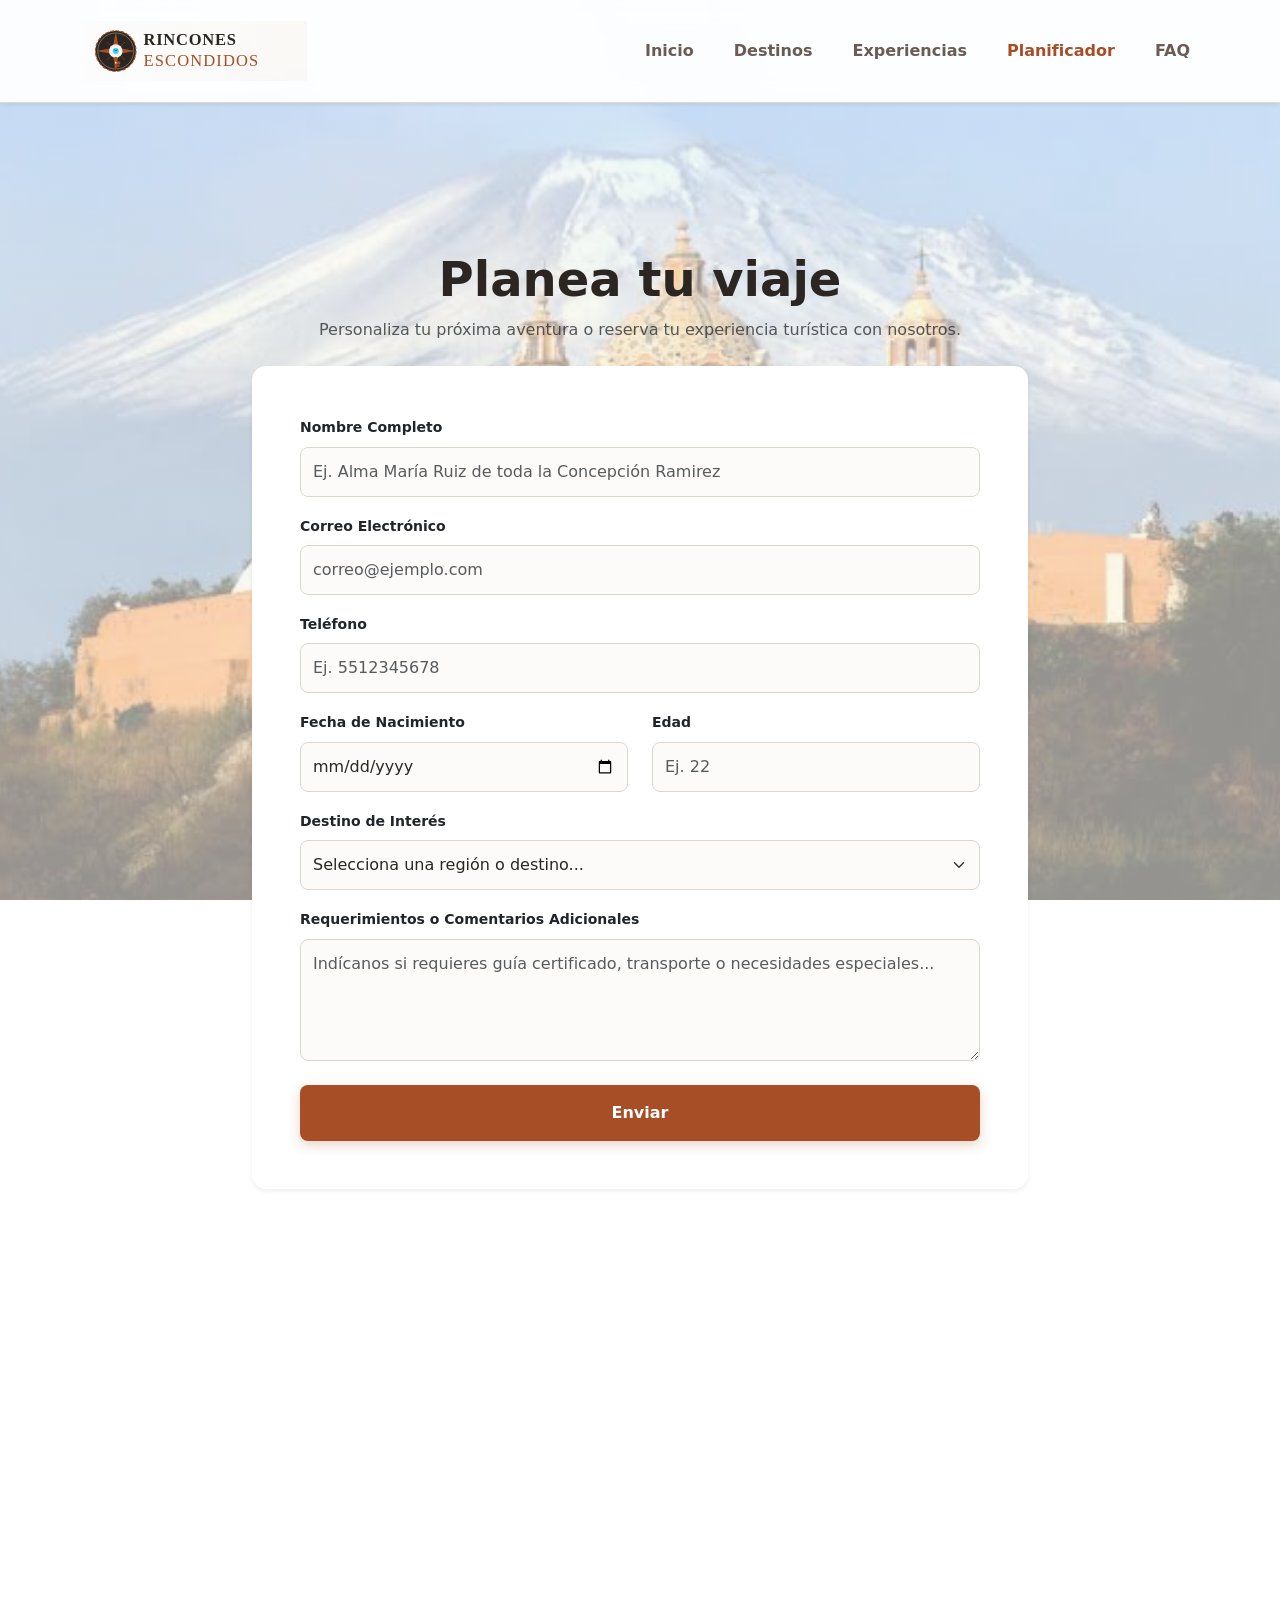
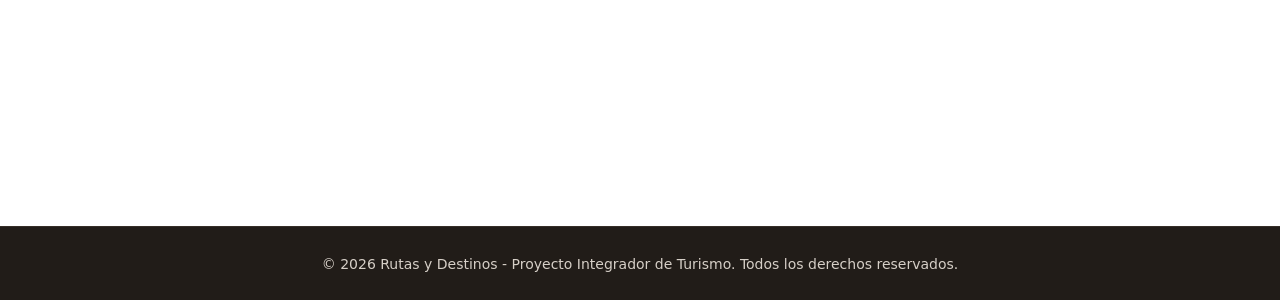
<file: planificador.html>
<!DOCTYPE html>
<html lang="es">
<head>
    <meta charset="UTF-8">
    <meta name="viewport" content="width=device-width, initial-scale=1.0">
    <title>Formulario</title>
    <link href="https://cdn.jsdelivr.net/npm/bootstrap@5.3.3/dist/css/bootstrap.min.css" rel="stylesheet">
    <link href="https://unpkg.com/aos@2.3.1/dist/aos.css" rel="stylesheet">
    <link href="style.css" rel="stylesheet">
</head>
<body data-aos-easing="ease" data-aos-duration="400" data-aos-delay="0">
    
    <header>
        <!--Esta clase de nav me permite que el menú se expanda en pantallas medianas y grandes, y se convierta en botón hamburguesa-->
        <nav class="navbar navbar-expand-md navbar-light shadow-sm">
            <div class="container">
                <!--Aquí integramos un redireccionamiento al index desde el logotipo. Integramos funciones propias de boostrap para identificar el logo y hacer flexbox que fuerza la alineación de elementos-->
                <a class="navbar-brand d-flex align-items-center" href="index.html">
                    <img src="img/RinconesEscondidos2.svg" alt="Rincones Escondidos" height="60">
                </a>
                <!--Este es el menú hamburguesa. Aquí hay script simplificado de boostrap que permite desplegar y ocultar el menú automáticamente. También tiene elementos de accesibilidad. El span es el ícono-->
                <button class="navbar-toggler" type="button" data-bs-toggle="collapse" data-bs-target="#navbarNavMenu" aria-controls="navbarNavMenu" aria-expanded="false" aria-label="Toggle navigation">
                    <span class="navbar-toggler-icon"></span>
                </button>
                <!--Es lo que permite desplegar el menu hacia abajo al interactuar-->
                <div class="collapse navbar-collapse justify-content-end" id="navbarNavMenu">
                    <ul class="navbar-nav gap-4">
                        <li class="nav-item">
                            <a class="nav-link" href="index.html">Inicio</a>
                        </li>
                        <li class="nav-item">
                            <a class="nav-link" href="destinos.html">Destinos</a>
                        </li>
                        <li class="nav-item">
                            <a class="nav-link" href="experiencias.html">Experiencias</a>
                        </li>
                        <li class="nav-item">
                            <a class="nav-link active" aria-current="page" href="planificador.html">Planificador</a>
                        </li>
                        <li class="nav-item">
                            <a class="nav-link" href="faq.html">FAQ</a>
                        </li>
                    </ul>
                </div>
            </div>
        </nav>
    </header>

    <!--containter es una clase de boostrap que da márgenes laterales automáticos tipo my-5, empujamos hacia abajo con padding-top y limitamos los párrafos a 800px-->
    <main class="container my-5" style="padding-top: 100px; max-width: 800px;">
        <section class="text-center mb-4" data-aos="fade-up">
            <h1 class="display-5 fw-bold mb-2" style="color: #2b2621;">Planea tu viaje</h1>
            <p class="text-muted">Personaliza tu próxima aventura o reserva tu experiencia turística con nosotros.</p>
        </section>

        <div class="row justify-content-center">
            <!--Aquí hacemos que las tarjetas ocupen el ancho de la pantalla, para dinamismo.-->
            <div class="col-12" data-aos="fade-up" data-aos-delay="200">
                <!--Crea contenedor con sombra y es adaptativo-->
                <div class="card shadow-sm border-0 p-4 p-md-5 bg-white">
                    <div class="card-body p-0">
                        <!--Recibe los mensajes de éxito o error-->
                        <div id="mensajeAlerta" class="alert d-none mb-4" role="alert"></div>

                        <!--Generamos nuestro selector del formulario para el script y desactivamos la validación nativa del navegador para darle control al script-->
                        <form id="formPlanificador" novalidate>
                            
                            <div class="mb-3">
                                <label for="nombreUsuario" class="form-label fw-bold small texto-destacado">Nombre Completo</label>
                                <!--Generamos id, damos estilo de entrada y texto de muestra automático-->
                                <input type="text" class="form-control texto-destacado" id="nombreUsuario" placeholder="Ej. Alma María Ruiz de toda la Concepción Ramirez" required>
                                <div class="invalid-feedback">Por favor ingresa tu nombre completo.</div>
                            </div>

                            <div class="mb-3">
                                <label for="emailUsuario" class="form-label fw-bold small texto-destacado">Correo Electrónico</label>
                                <input type="email" class="form-control texto-destacado" id="emailUsuario" placeholder="correo@ejemplo.com" required>
                                <div class="invalid-feedback">Por favor ingresa un correo electrónico válido.</div>
                            </div>

                            <div class="mb-3">
                                <label for="telefonoUsuario" class="form-label fw-bold small texto-destacado">Teléfono</label>
                                <input type="tel" class="form-control texto-destacado" id="telefonoUsuario" placeholder="Ej. 5512345678" required>
                                <div class="invalid-feedback">Ingresa un número de teléfono válido (10 dígitos).</div>
                            </div>

                            <div class="row mb-3">
                                <div class="col-md-6 mb-3 mb-md-0">
                                    <label for="fechaNacimiento" class="form-label fw-bold small">Fecha de Nacimiento</label>
                                    <input type="date" class="form-control" id="fechaNacimiento" required>
                                    <div class="invalid-feedback">Selecciona una fecha de nacimiento válida.</div>
                                </div>
                                <div class="col-md-6">
                                    <label for="edadUsuario" class="form-label fw-bold small">Edad</label>
                                    <input type="number" class="form-control" id="edadUsuario" placeholder="Ej. 22" min="1" max="120" required>
                                    <div class="invalid-feedback">Ingresa una edad válida (entre 1 y 120 años).</div>
                                </div>
                            </div>

                            <div class="mb-3">
                                <label for="destinoSelect" class="form-label fw-bold small">Destino de Interés</label>
                                <select class="form-select" id="destinoSelect" required>
                                    <option value="" selected disabled>Selecciona una región o destino...</option>
                                    <option value="barrancas">Barrancas del Cobre - Chihuahua</option>
                                    <option value="tepoztlan">Tepoztlán - Morelos</option>
                                    <option value="prismas">Prismas basálticos - Hidalgo</option>
                                    <option value="callejon">Callejón del beso - Guanajuato</option>
                                    <option value="mariposa">Reserva mariposa monarca - Michoacán</option>
                                    <option value="canion">Cañón del sumidero - Chiapas</option>
                                </select>
                                <div class="invalid-feedback">Por favor selecciona un destino de interés.</div>
                            </div>

                            <div class="mb-4">
                                <label for="detallesTextarea" class="form-label fw-bold small">Requerimientos o Comentarios Adicionales</label>
                                <textarea class="form-control" id="detallesTextarea" rows="4" placeholder="Indícanos si requieres guía certificado, transporte o necesidades especiales..."></textarea>
                            </div>

                            <button type="submit" class="btn btn-terracota w-100 py-3 fw-bold">Enviar</button>

                        </form>

                    </div>
                </div>
            </div>
        </div>

        <section class="container my-5" data-aos="fade-up">
            <div class="text-center mb-4">
                <h2 class="h3 fw-bold mt-1" style="color: #2b2621;">Explora la zona en el mapa</h2>
                <p class="text-muted">Ven a registrar personalmente tu viaje o atender tus dudas y problemas</p>
            </div>
            
            <div class="card border-0 shadow-sm overflow-hidden" style="border-radius: 14px;">
                <div style="width: 100%; height: 450px;">
                    <iframe 
                        width="100%" 
                        height="100%" 
                        style="border:0;" 
                        allowfullscreen="" 
                        loading="lazy" 
                        referrerpolicy="no-referrer-when-downgrade"
                        src="https://www.google.com/maps/embed?pb=!1m18!1m12!1m3!1d3763.551065715975!2d-99.18806482390892!3d19.37885458187126!2m3!1f0!2f0!3f0!3m2!1i1024!2i768!4f13.1!3m3!1m2!1s0x85d1ff816c6b6b91%3A0x6ec6a4eb2e63dfa!2sOficinas%20Bioparque%20Mexico!5e0!3m2!1ses!2smx!4v1700000000000!5m2!1ses!2smx">
                    </iframe>
                </div>
            </div>
        </section>
    </main>

    <footer class="text-center py-4 mt-5">
        <div class="container">
            <small>© 2026 Rutas y Destinos - Proyecto Integrador de Turismo. Todos los derechos reservados.</small>
        </div>
    </footer>

    <script src="https://cdn.jsdelivr.net/npm/bootstrap@5.3.3/dist/js/bootstrap.bundle.min.js"></script>
    <script src="https://unpkg.com/aos@2.3.1/dist/aos.js"></script>
    <script src="script.js"></script>
</body>
</html>
</file>
<file: style.css>
body {
    background-color: #f7f4ef;
    background-image: radial-gradient(#e5ddd0 0.75px, transparent 0.75px), radial-gradient(#e5ddd0 0.75px, #f7f4ef 0.75px);
    background-size: 30px 30px;
    background-position: 0 0, 15px 15px;
    font-family: 'Segoe UI', system-ui, -apple-system, sans-serif;
    color: #2b2621;
    margin: 0;
    padding: 0;
    line-height: 1.6;
    
    background: linear-gradient(#f7f4ef99, #f7f4ef99), url('img/fondo.jpg');
    background-size: cover;
    background-position: center;
    background-repeat: no-repeat;
    background-attachment: fixed;
}

.navbar {
    background-color: rgba(255, 255, 255, 0.95) !important;
    backdrop-filter: blur(10px);
    border-bottom: 1px solid #e2dbd0;
    padding: 16px 0;
    box-shadow: 0 4px 20px rgba(0, 0, 0, 0.03);
}

.navbar-brand {
    color: #382c25 !important;
    font-size: 1.4rem;
    font-weight: 800;
    letter-spacing: -0.5px;
}

.navbar-nav .nav-link {
    color: #6b5c53 !important;
    font-weight: 600;
    transition: all 0.25s ease;
}

.navbar-nav .nav-link:hover, 
.navbar-nav .nav-link.active {
    color: #a84e26 !important; 
}

.hero-banner {
    background: linear-gradient(rgba(20, 15, 12, 0.6), rgba(20, 15, 12, 0.6)), url('../img/fondo-mexico.jpg') no-repeat center center;
    background-size: cover;
    color: white;
    text-align: center;
    margin-bottom: 50px;
    box-shadow: inset 0 -10px 20px rgba(0,0,0,0.1);
}

.hero-banner h1 {
    font-weight: 800;
    letter-spacing: 0.5px;
    text-shadow: 0 3px 6px rgba(0,0,0,0.4);
    font-size: 3rem;
}

.hero-banner p {
    font-size: 1.25rem;
    text-shadow: 0 2px 4px rgba(0,0,0,0.4);
    font-weight: 300;
}

.card {
    border-radius: 14px;
    overflow: hidden;
    border: 1px solid #e6dfd5;
    background-color: #ffffff;
    box-shadow: 0 6px 15px rgba(43, 38, 33, 0.04);
    transition: transform 0.35s cubic-bezier(0.165, 0.84, 0.44, 1), box-shadow 0.35s cubic-bezier(0.165, 0.84, 0.44, 1);
    display: flex;
    flex-direction: column;
    height: 100%;
}

.card:hover {
    transform: translateY(-6px);
    box-shadow: 0 16px 30px rgba(43, 38, 33, 0.1) !important;
}

.card img {
    height: 220px;
    object-fit: cover;
    transition: transform 0.5s ease;
}

.card:hover img {
    transform: scale(1.03); 
}

.card-body {
    padding: 1.8rem;
    display: flex;
    flex-direction: column;
    flex: 1;
}

.card-title, .card h3 {
    color: #2b2621;
    font-weight: 700;
    font-size: 1.2rem;
    margin-bottom: 0.75rem;
}

.card-text {
    color: #6b5c53;
    font-size: 0.95rem;
    flex-grow: 1;
}

.card-body .btn, 
.card-body a.badge,
.card-body a.btn-terracota {
    width: 100%;
    margin-top: auto;
    text-align: center;
    box-sizing: border-box;
}

.btn-terracota {
    background-color: #a84e26;
    color: white;
    border: none;
    border-radius: 8px;
    padding: 10px 22px;
    font-weight: 600;
    box-shadow: 0 4px 12px rgba(168, 78, 38, 0.25);
    transition: all 0.25s ease;
}

.btn-terracota:hover {
    background-color: #92411e;
    color: white;
    box-shadow: 0 6px 16px rgba(168, 78, 38, 0.35);
    transform: translateY(-1px);
}

.form-control, .form-select {
    border: 1px solid #ded6cc !important;
    background-color: #fcfbfa !important;
    border-radius: 8px !important;
    padding: 12px !important;
    color: #2b2621 !important;
}

.form-control:focus, .form-select:focus {
    border-color: #a84e26 !important;
    box-shadow: 0 0 0 0.25rem rgba(168, 78, 38, 0.15) !important;
    background-color: #ffffff !important;
}

footer {
    background-color: #211c18 !important;
    color: #d6cfc7 !important;
    border-top: 1px solid #362e28;
    padding: 30px 0;
}

.accordion {
    --bs-accordion-bg: #ffffff;
    --bs-accordion-btn-bg: #a84e26;
    --bs-accordion-active-bg: #a84e26;
    --bs-accordion-active-color: #ffffff;
    --bs-accordion-btn-focus-box-shadow: none;
}

.accordion-button.collapsed {
    background-color: #a84e26 !important;
    color: #fff !important;
    border: none !important;
    box-shadow: none !important;
}

.accordion-button:not(.collapsed) {
    background-color: #a84e26 !important;
    color: #ffffff !important;
    border: none !important;
    box-shadow: none !important;
}

.accordion-button {
    border: none !important;
    box-shadow: none !important;
}
</file>
